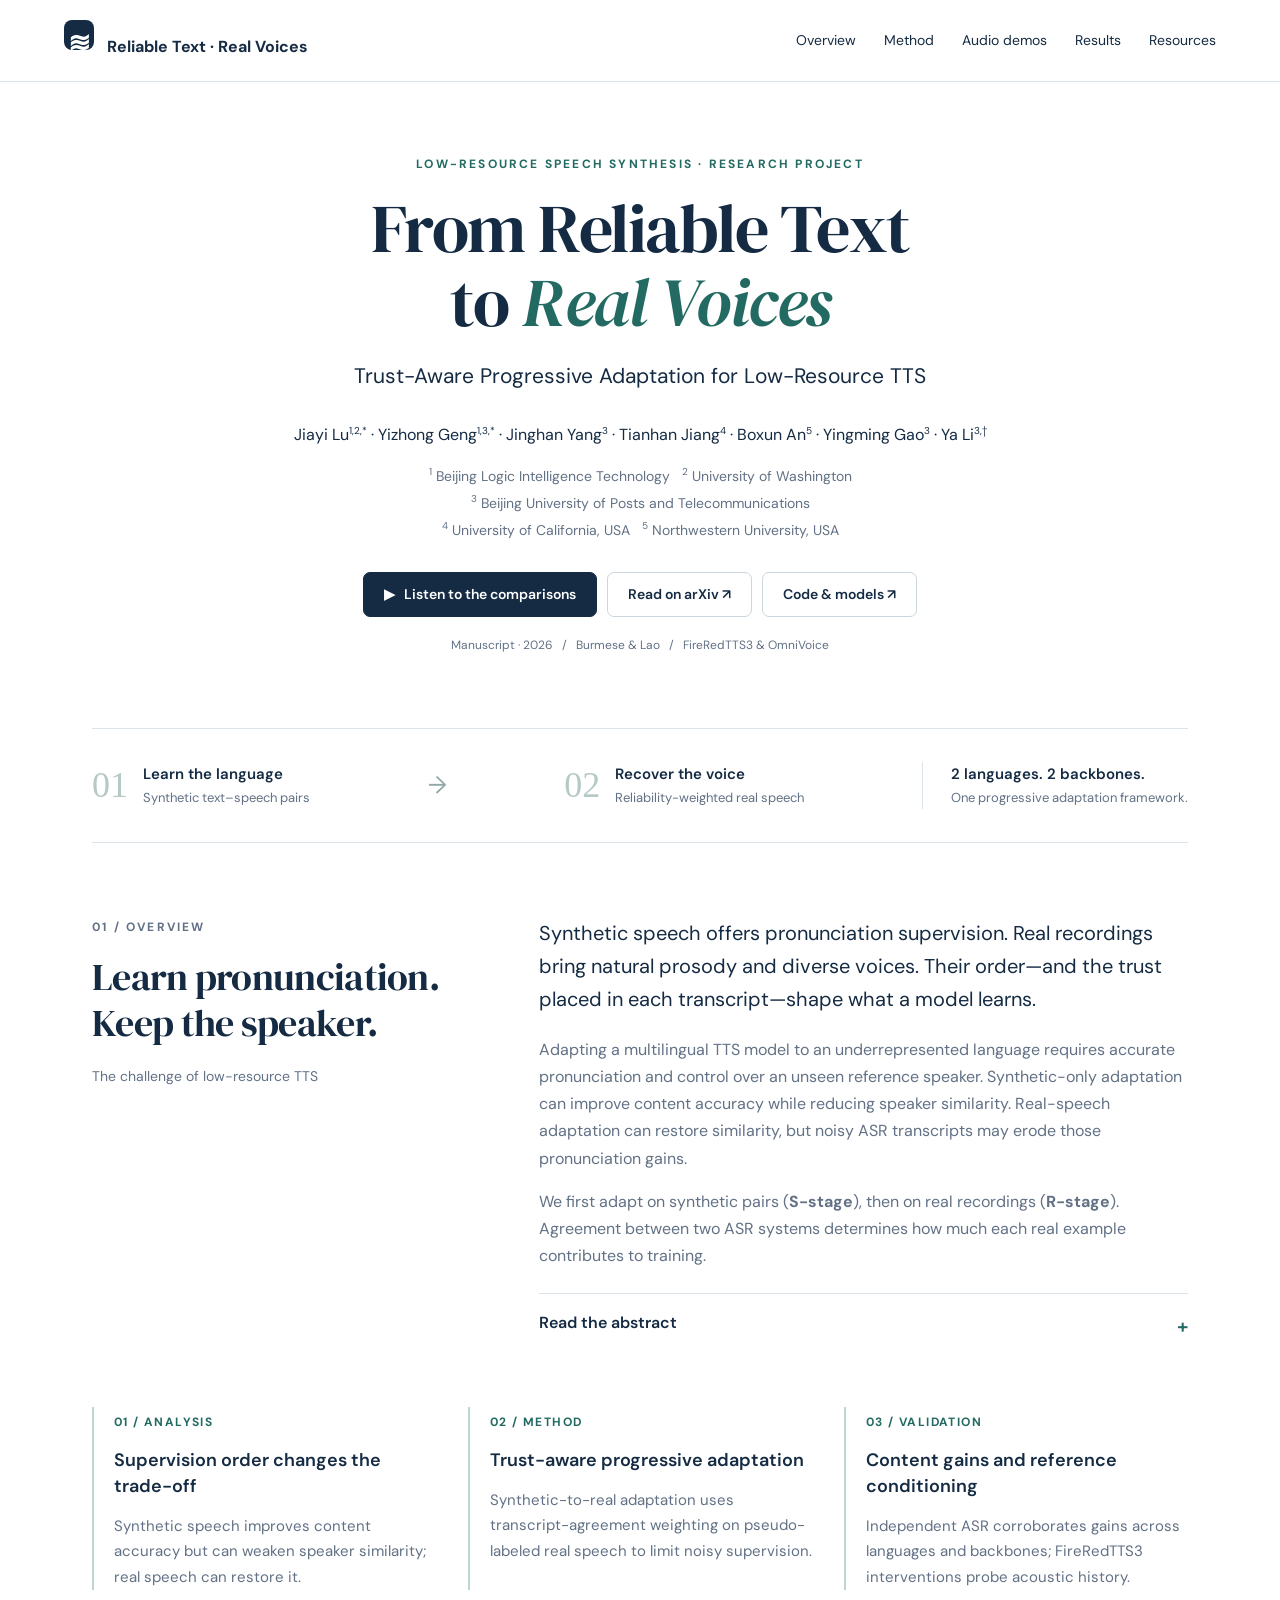
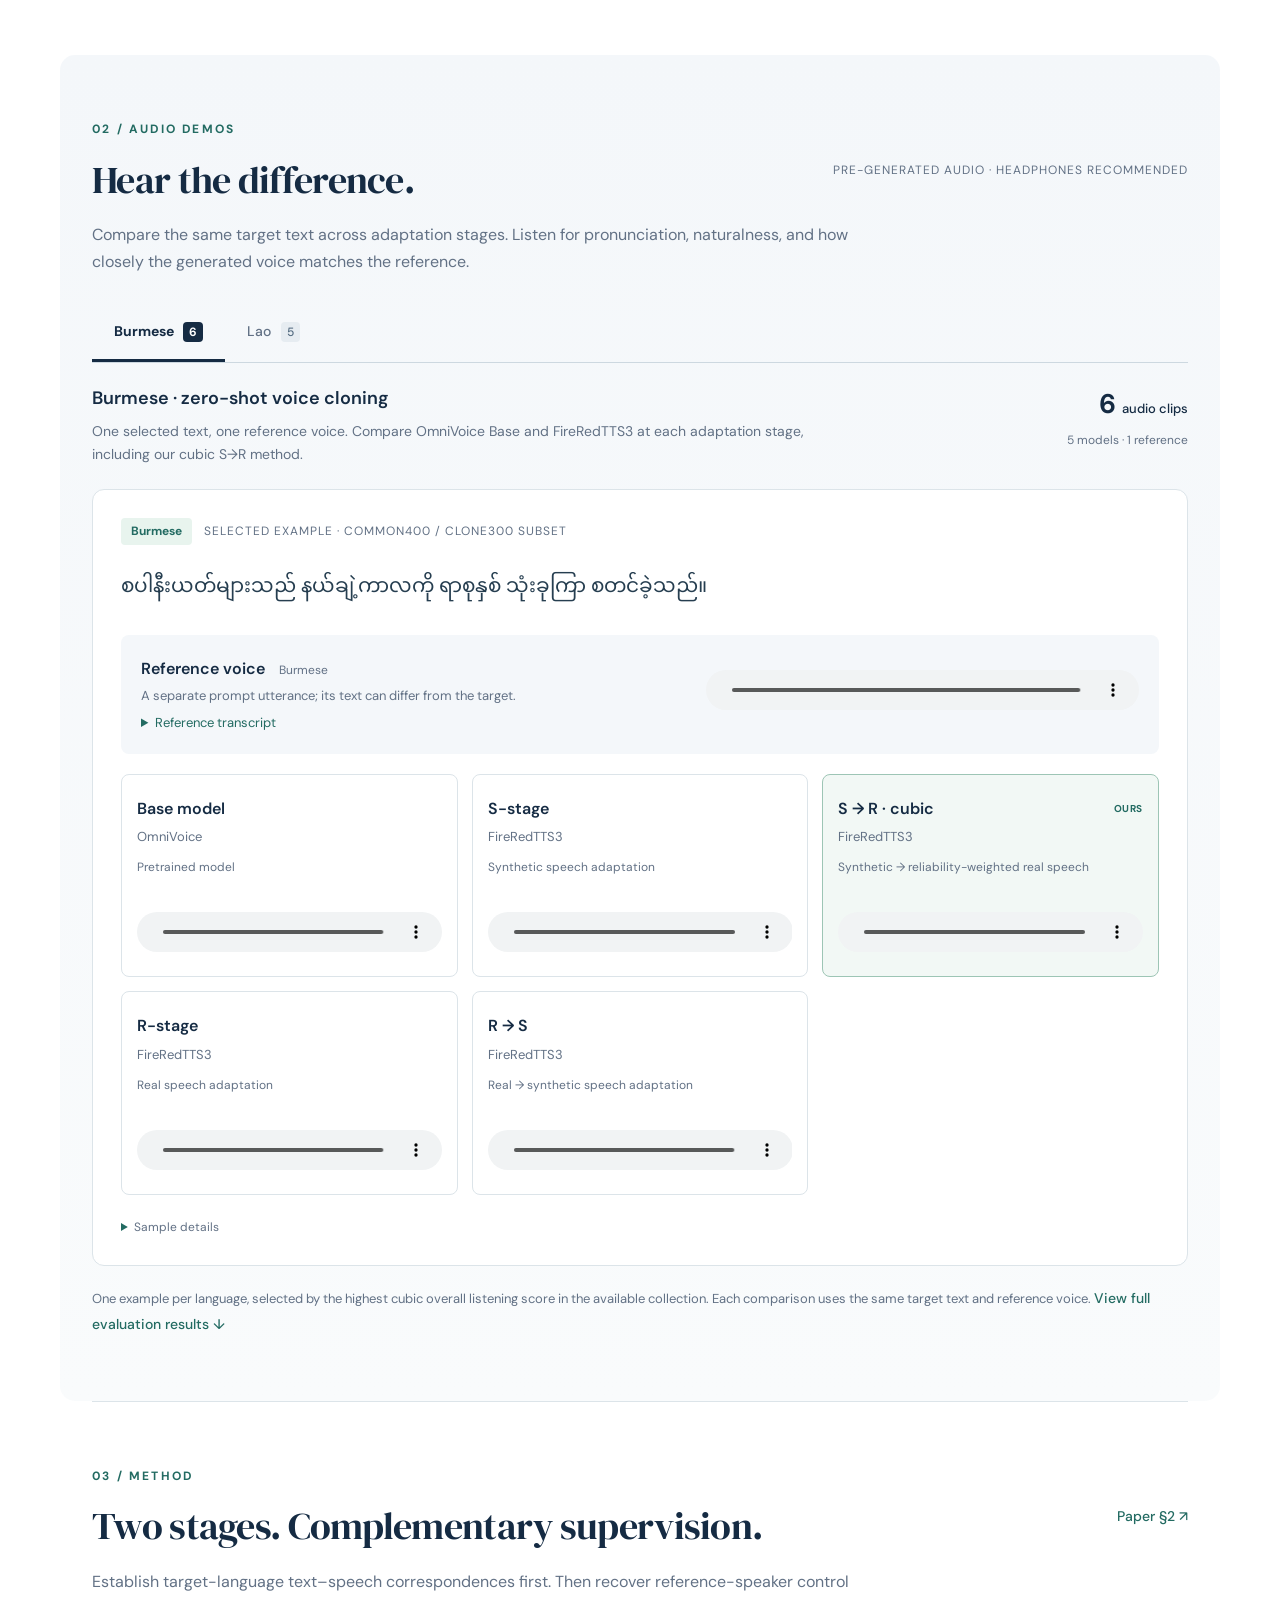
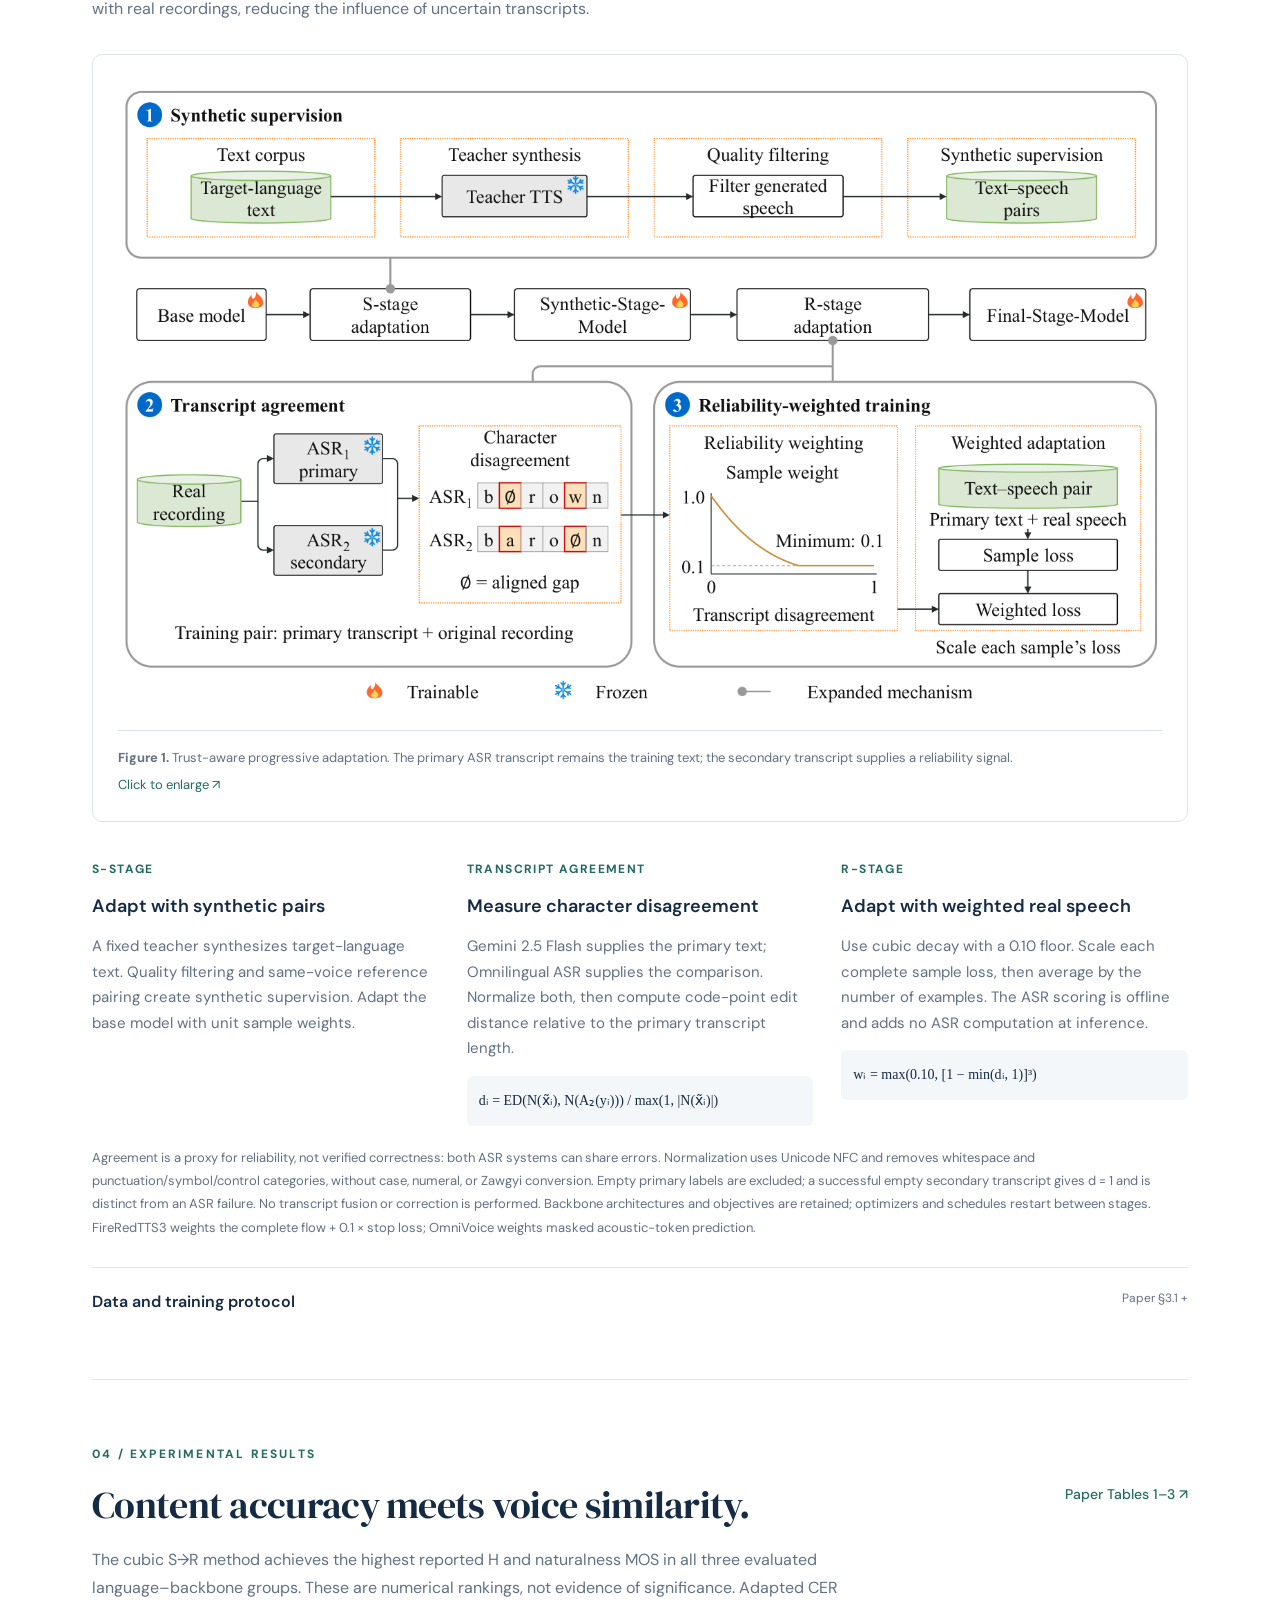
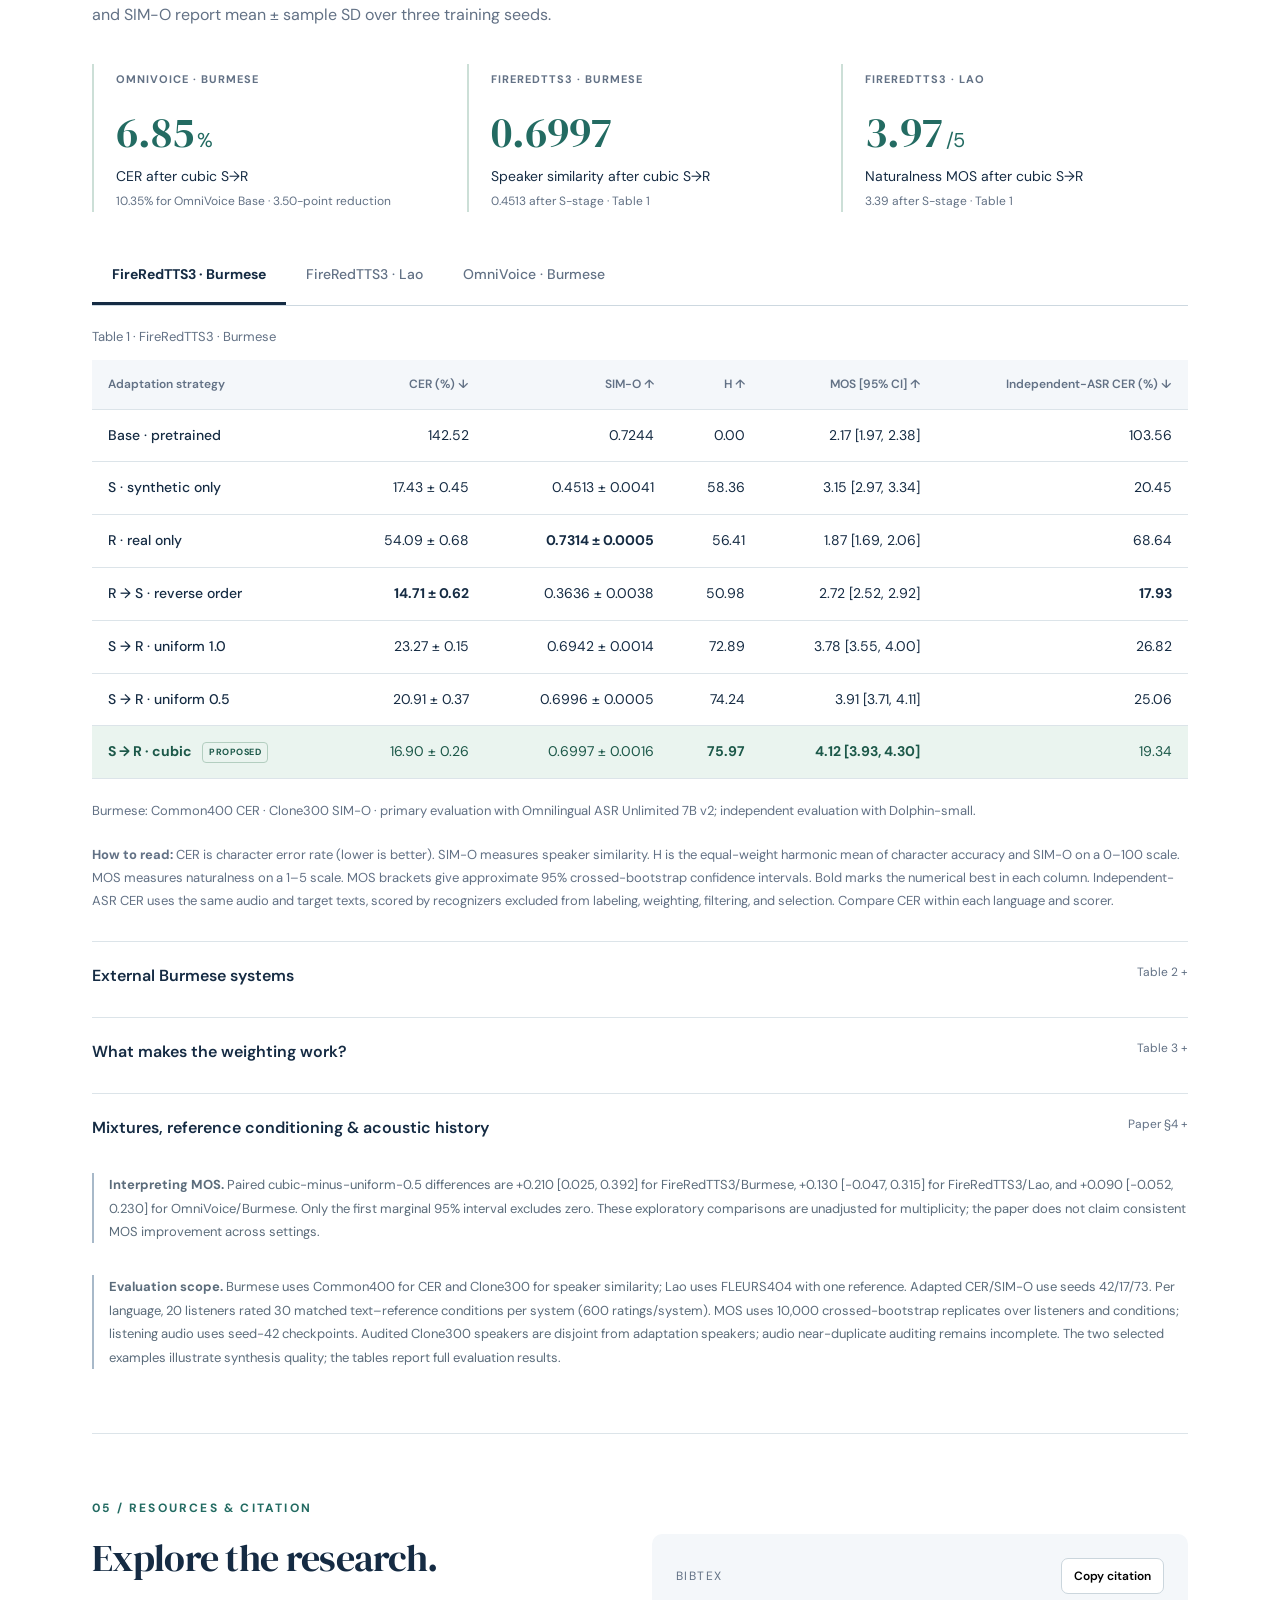
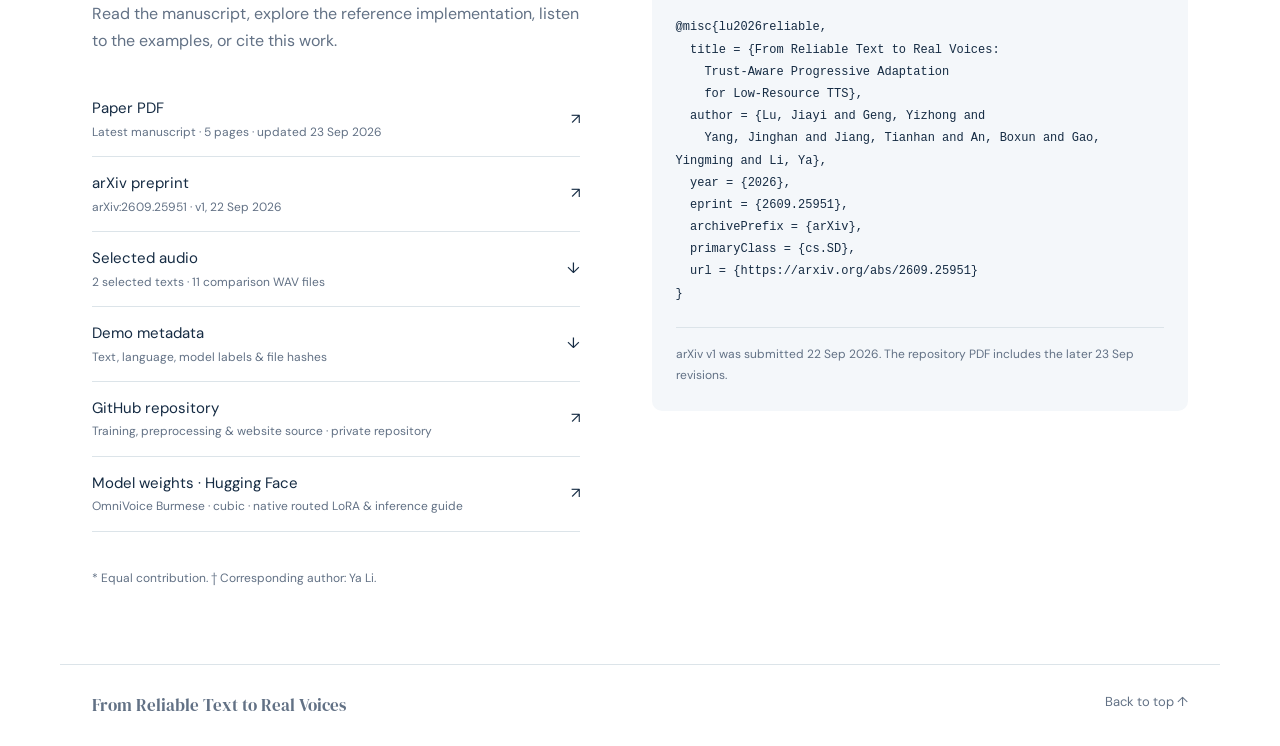
<file: docs/index.html>
<!doctype html>
<html lang="en"><head><meta charset="utf-8"><meta name="viewport" content="width=device-width,initial-scale=1"><title>From Reliable Text to Real Voices</title><meta name="description" content="Trust-aware progressive adaptation for low-resource text-to-speech. Research, methods, audio comparisons, and results for Burmese and Lao."><link rel="icon" type="image/svg+xml" href="data:image/svg+xml,%3Csvg xmlns='http://www.w3.org/2000/svg' viewBox='0 0 32 32'%3E%3Crect width='32' height='32' rx='8' fill='%23254161'/%3E%3Cpath d='M8 13v6m5-12v18m6-15v12m5-9v6' stroke='white' stroke-width='2.5' stroke-linecap='round'/%3E%3C/svg%3E"><link rel="stylesheet" href="style.css"></head>
<body><header class="site-header"><a class="brand" href="#top"><span class="brand-icon">≋</span> Reliable Text · Real Voices</a><nav aria-label="Main navigation"><a href="#overview">Overview</a><a href="#method">Method</a><a href="#audio">Audio demos</a><a href="#results">Results</a><a href="#citation">Resources</a></nav></header>
<main id="top"><section class="hero"><p class="eyebrow">LOW-RESOURCE SPEECH SYNTHESIS · RESEARCH PROJECT</p><h1>From Reliable Text<br>to <em>Real Voices</em></h1><p class="subtitle">Trust-Aware Progressive Adaptation for Low-Resource TTS</p><p class="authors">Jiayi Lu<sup>1,2,*</sup> · Yizhong Geng<sup>1,3,*</sup> · Jinghan Yang<sup>3</sup> · Tianhan Jiang<sup>4</sup> · Boxun An<sup>5</sup> · Yingming Gao<sup>3</sup> · Ya Li<sup>3,†</sup></p><p class="affiliations"><sup>1</sup> Beijing Logic Intelligence Technology &nbsp; <sup>2</sup> University of Washington<br><sup>3</sup> Beijing University of Posts and Telecommunications<br><sup>4</sup> University of California, USA &nbsp; <sup>5</sup> Northwestern University, USA</p><div class="hero-actions"><a class="button primary" href="#audio">▶ &nbsp; Listen to the comparisons</a><a class="button" href="https://arxiv.org/abs/2609.25951" target="_blank" rel="noopener">Read on arXiv ↗</a><a class="button" href="https://github.com/InsiderX-Pro/S2R-Adaptation-TTS" target="_blank" rel="noopener">Code & models ↗</a></div><p class="meta">Manuscript · 2026 &nbsp; / &nbsp; Burmese & Lao &nbsp; / &nbsp; FireRedTTS3 & OmniVoice</p></section>
<div class="research-strip" aria-label="Research at a glance"><div><span class="strip-number">01</span><span><strong>Learn the language</strong><small>Synthetic text–speech pairs</small></span></div><span class="strip-arrow" aria-hidden="true">→</span><div><span class="strip-number">02</span><span><strong>Recover the voice</strong><small>Reliability-weighted real speech</small></span></div><div class="strip-result"><strong>2 languages. 2 backbones.</strong><small>One progressive adaptation framework.</small></div></div>

<section id="overview" class="section overview-grid"><div><p class="eyebrow">01 / OVERVIEW</p><h2>Learn pronunciation.<br>Keep the speaker.</h2><p class="aside-label">The challenge of low-resource TTS</p></div><div><p class="lead">Synthetic speech offers pronunciation supervision. Real recordings bring natural prosody and diverse voices. Their order—and the trust placed in each transcript—shape what a model learns.</p><p>Adapting a multilingual TTS model to an underrepresented language requires accurate pronunciation and control over an unseen reference speaker. Synthetic-only adaptation can improve content accuracy while reducing speaker similarity. Real-speech adaptation can restore similarity, but noisy ASR transcripts may erode those pronunciation gains.</p><p>We first adapt on synthetic pairs (<strong>S-stage</strong>), then on real recordings (<strong>R-stage</strong>). Agreement between two ASR systems determines how much each real example contributes to training.</p><details class="abstract"><summary>Read the abstract <span aria-hidden="true">+</span></summary><p>Low-resource text-to-speech (TTS) adaptation is constrained by scarce paired data and costly manual transcription. Existing fixed-voice TTS systems can provide relatively accurate pronunciation, but their synthetic speech offers limited speaker diversity and may exhibit flat prosody. Real recordings provide natural prosody and diverse voices, yet their automatic speech recognition (ASR) pseudo-labels may contain transcription errors. We find that supervision order affects content accuracy and speaker similarity. We propose trust-aware progressive adaptation: synthetic-to-real adaptation first establishes text–speech correspondences, then restores reference-speaker control using real speech. Transcript-agreement weighting uses agreement between two fixed ASR systems as a proxy for pseudo-label reliability to limit noisy supervision. Experiments with FireRedTTS3 on Burmese and Lao and OmniVoice on Burmese show improved content accuracy with high naturalness and competitive speaker similarity. Jointly considering supervision order and pseudo-label reliability when combining synthetic and real speech offers a practical path to zero-shot voice cloning in low-resource languages with less manual transcription. Audio demos are available at <a href="https://insiderx-pro.github.io/S2R-Adaptation-TTS/">the project page</a>.</p></details></div></section>
<div class="contributions"><article><span>01 / ANALYSIS</span><h3>Supervision order changes the trade-off</h3><p>Synthetic speech improves content accuracy but can weaken speaker similarity; real speech can restore it.</p></article><article><span>02 / METHOD</span><h3>Trust-aware progressive adaptation</h3><p>Synthetic-to-real adaptation uses transcript-agreement weighting on pseudo-labeled real speech to limit noisy supervision.</p></article><article><span>03 / VALIDATION</span><h3>Content gains and reference conditioning</h3><p>Independent ASR corroborates gains across languages and backbones; FireRedTTS3 interventions probe acoustic history.</p></article></div>

<section id="audio" class="section audio-section"><div class="section-heading"><div><p class="eyebrow">02 / AUDIO DEMOS</p><h2>Hear the difference.</h2></div><span class="small-label">PRE-GENERATED AUDIO · HEADPHONES RECOMMENDED</span></div><p class="section-intro">Compare the same target text across adaptation stages. Listen for pronunciation, naturalness, and how closely the generated voice matches the reference.</p>
<div class="tabs" role="tablist" aria-label="Audio language"><button id="tab-my" role="tab" aria-selected="true" aria-controls="audio-panel" data-group="my">Burmese <span>6</span></button><button id="tab-lo" role="tab" aria-selected="false" tabindex="-1" aria-controls="audio-panel" data-group="lo">Lao <span>5</span></button></div>
<div id="audio-panel" role="tabpanel" aria-labelledby="tab-my" tabindex="0"><div class="demo-description"><div><h3 id="group-title"></h3><p id="group-description"></p></div><div class="audio-count" id="audio-count" aria-live="polite"></div></div><article class="sample-card" id="sample-card" aria-live="polite"></article></div>
<p class="fine-print">One example per language, selected by the highest cubic overall listening score in the available collection. Each comparison uses the same target text and reference voice. <a class="text-link" href="#results">View full evaluation results ↓</a></p><noscript><p>Enable JavaScript to switch languages. You can also <a href="assets/selected-audio.zip">download all 11 comparison audio files</a>.</p></noscript></section>

<section id="method" class="section"><div class="section-heading"><div><p class="eyebrow">03 / METHOD</p><h2>Two stages. Complementary supervision.</h2></div><a class="text-link" href="assets/paper.pdf#page=2" target="_blank" rel="noopener">Paper §2 ↗</a></div><p class="section-intro">Establish target-language text–speech correspondences first. Then recover reference-speaker control with real recordings, reducing the influence of uncertain transcripts.</p><figure class="method-figure"><a href="assets/method.png" target="_blank" rel="noopener" aria-label="Open full-resolution method diagram"><img src="assets/method.png" alt="Figure 1. Teacher synthesis and quality filtering feed S-stage adaptation. A real recording is transcribed by a primary and secondary ASR system. Character disagreement determines the sample weight used during R-stage adaptation. Training uses the primary transcript and original recording." width="1512" height="912" loading="lazy"></a><figcaption><strong>Figure 1.</strong> Trust-aware progressive adaptation. The primary ASR transcript remains the training text; the secondary transcript supplies a reliability signal. <span>Click to enlarge ↗</span></figcaption></figure>
<div class="method-steps"><article><span class="step-label">S-STAGE</span><h3>Adapt with synthetic pairs</h3><p>A fixed teacher synthesizes target-language text. Quality filtering and same-voice reference pairing create synthetic supervision. Adapt the base model with unit sample weights.</p></article><article><span class="step-label">TRANSCRIPT AGREEMENT</span><h3>Measure character disagreement</h3><p>Gemini 2.5 Flash supplies the primary text; Omnilingual ASR supplies the comparison. Normalize both, then compute code-point edit distance relative to the primary transcript length.</p><p class="formula">dᵢ = ED(N(x̃ᵢ), N(A₂(yᵢ))) / max(1, |N(x̃ᵢ)|)</p></article><article><span class="step-label">R-STAGE</span><h3>Adapt with weighted real speech</h3><p>Use cubic decay with a 0.10 floor. Scale each complete sample loss, then average by the number of examples. The ASR scoring is offline and adds no ASR computation at inference.</p><p class="formula">wᵢ = max(0.10, [1 − min(dᵢ, 1)]³)</p></article></div><p class="fine-print">Agreement is a proxy for reliability, not verified correctness: both ASR systems can share errors. Normalization uses Unicode NFC and removes whitespace and punctuation/symbol/control categories, without case, numeral, or Zawgyi conversion. Empty primary labels are excluded; a successful empty secondary transcript gives d = 1 and is distinct from an ASR failure. No transcript fusion or correction is performed. Backbone architectures and objectives are retained; optimizers and schedules restart between stages. FireRedTTS3 weights the complete flow + 0.1 × stop loss; OmniVoice weights masked acoustic-token prediction.</p><details class="results-details"><summary>Data and training protocol <span>Paper §3.1 +</span></summary><p>Real recordings also undergo duration, single-speaker, audio-quality, and transcript-validity screening in our released video pipeline before agreement weighting.</p><div class="analysis-grid"><article><h3>Burmese</h3><p>S: 160,918 Azure Nilar/Thiha pairs (291.148 h). R: 48,043 DVB pairs (92.263 h). S/R training uses 53,640 / 16,015 updates.</p></article><article><h3>Lao</h3><p>S: 119,246 pairs (200.004 h). R: 26,004 pairs (45.117 h). S/R training uses 39,749 / 8,668 updates.</p></article><article><h3>Controlled adaptation</h3><p>One device, effective batch 3, AdamW, 3% warmup, cosine decay, S/R learning rates 2 × 10⁻⁶ / 10⁻⁶. Dev120 selects γ = 3 and a 0.10 floor by three-seed mean CER subject to SIM-O ≥ 0.6970.</p></article></div></details></section>

<section id="results" class="section"><div class="section-heading"><div><p class="eyebrow">04 / EXPERIMENTAL RESULTS</p><h2>Content accuracy meets voice similarity.</h2></div><a class="text-link" href="assets/paper.pdf#page=3" target="_blank" rel="noopener">Paper Tables 1–3 ↗</a></div><p class="section-intro">The cubic S→R method achieves the highest reported H and naturalness MOS in all three evaluated language–backbone groups. These are numerical rankings, not evidence of significance. Adapted CER and SIM-O report mean ± sample SD over three training seeds.</p><div class="result-highlights"><div><span>OMNIVOICE · BURMESE</span><strong>6.85<span>%</span></strong><p>CER after cubic S→R<br><small>10.35% for OmniVoice Base · 3.50-point reduction</small></p></div><div><span>FIREREDTTS3 · BURMESE</span><strong>0.6997</strong><p>Speaker similarity after cubic S→R<br><small>0.4513 after S-stage · Table 1</small></p></div><div><span>FIREREDTTS3 · LAO</span><strong>3.97<span>/5</span></strong><p>Naturalness MOS after cubic S→R<br><small>3.39 after S-stage · Table 1</small></p></div></div>
<div class="results-toolbar"><div class="tabs compact" role="tablist" aria-label="Results language and backbone"><button id="result-tab-0" role="tab" aria-selected="true" aria-controls="results-panel" data-result="0">FireRedTTS3 · Burmese</button><button id="result-tab-1" role="tab" aria-selected="false" tabindex="-1" aria-controls="results-panel" data-result="1">FireRedTTS3 · Lao</button><button id="result-tab-2" role="tab" aria-selected="false" tabindex="-1" aria-controls="results-panel" data-result="2">OmniVoice · Burmese</button></div></div><div id="results-panel" role="tabpanel" aria-labelledby="result-tab-0" tabindex="0"><div class="table-scroll"><table class="results-table"><caption id="table-caption">Table 1 · FireRedTTS3 · Burmese</caption><thead><tr><th scope="col">Adaptation strategy</th><th scope="col">CER (%) ↓</th><th scope="col">SIM-O ↑</th><th scope="col">H ↑</th><th scope="col">MOS [95% CI] ↑</th><th scope="col">Independent-ASR CER (%) ↓</th></tr></thead><tbody id="results-body"></tbody></table></div><p id="result-protocol" class="fine-print"></p></div><p class="fine-print"><strong>How to read:</strong> CER is character error rate (lower is better). SIM-O measures speaker similarity. H is the equal-weight harmonic mean of character accuracy and SIM-O on a 0–100 scale. MOS measures naturalness on a 1–5 scale. MOS brackets give approximate 95% crossed-bootstrap confidence intervals. Bold marks the numerical best in each column. Independent-ASR CER uses the same audio and target texts, scored by recognizers excluded from labeling, weighting, filtering, and selection. Compare CER within each language and scorer.</p>
<details class="results-details"><summary>External Burmese systems <span>Table 2 +</span></summary><div class="table-scroll"><table><caption>Common400 CER / Clone300 SIM-O</caption><thead><tr><th scope="col">System</th><th scope="col">CER (%) ↓</th><th scope="col">SIM-O ↑</th></tr></thead><tbody><tr><th scope="row">Fish Audio S2-Pro</th><td>83.89</td><td>0.6376</td></tr><tr><th scope="row">MMS-TTS-mya *</th><td>20.49</td><td>0.1029</td></tr><tr><th scope="row">F5-Myanmar-TTS v2</th><td>35.24</td><td>0.5863</td></tr><tr><th scope="row">IMS-Toucan</th><td>95.40</td><td>0.3298</td></tr><tr><th scope="row">mmSpeech Tacotron *</th><td>78.70</td><td>0.0914</td></tr><tr><th scope="row">OmniVoice Base</th><td>10.35</td><td>0.7278</td></tr><tr><th scope="row">FireRedTTS3 cubic</th><td>16.90</td><td>0.6997</td></tr><tr class="ours"><th scope="row">OmniVoice cubic</th><td>6.85</td><td>0.7098</td></tr></tbody></table></div><p class="fine-print">* Fixed-voice models: SIM-O is descriptive. All outputs remain scored, including 210/400 mmSpeech Tacotron outputs reaching its 12.54 s limit and IMS-Toucan outputs with Burmese phoneme warnings. The selected audio examples above include FireRedTTS3 cubic and OmniVoice Base.</p></details>
<details class="results-details"><summary>What makes the weighting work? <span>Table 3 +</span></summary><p class="fine-print">Burmese FireRedTTS3 controls from S: mean ± sample SD over three training seeds. Shuffle results are averaged within each seed.</p><div class="ablation-grid"><div><h3>Keep the recordings. Change the labels.</h3><p>On 2,921 matched FLEURS recordings (11.578 h), official text reduces CER by 8.22 points versus ASR pseudo-labels at uniform weight 1.0.</p><div class="table-scroll"><table><caption>Table 3a · Training-label control</caption><thead><tr><th scope="col">Setting</th><th scope="col">CER (%) ↓</th><th scope="col">SIM-O ↑</th></tr></thead><tbody><tr><th scope="row">S starting point (Table 1a)</th><td>17.43 ± 0.45</td><td>0.4513 ± 0.0041</td></tr><tr><th scope="row">Pseudo-labels · w = 0.5</th><td>21.17 ± 0.38</td><td>0.6345 ± 0.0024</td></tr><tr><th scope="row">Pseudo-labels · w = 1.0</th><td>23.67 ± 0.19</td><td>0.6487 ± 0.0009</td></tr><tr class="ours"><th scope="row">Official text · w = 1.0</th><td>15.45 ± 0.15</td><td>0.6342 ± 0.0012</td></tr></tbody></table></div></div><div><h3>Assignment matters beyond loss scale.</h3><p>Cubic weighting outperforms shuffled weights and equal-mean uniform weighting under matched broadcast training conditions.</p><div class="table-scroll"><table><caption>Table 3b · Weight assignment and loss scale</caption><thead><tr><th scope="col">Setting</th><th scope="col">CER (%) ↓</th><th scope="col">SIM-O ↑</th></tr></thead><tbody><tr><th scope="row">Uniform 1.0 (Table 1a)</th><td>23.27 ± 0.15</td><td>0.6942 ± 0.0014</td></tr><tr><th scope="row">Uniform 0.5</th><td>20.91 ± 0.37</td><td>0.6996 ± 0.0005</td></tr><tr><th scope="row">Linear · γ = 1</th><td>23.25 ± 0.49</td><td>0.6956 ± 0.0030</td></tr><tr><th scope="row">Cubic · globally shuffled</th><td>21.34 ± 0.52</td><td>0.6984 ± 0.0010</td></tr><tr><th scope="row">Cubic · duration-stratified shuffle</th><td>21.13 ± 0.22</td><td>0.6988 ± 0.0032</td></tr><tr><th scope="row">Uniform · equal mean</th><td>21.09 ± 0.55</td><td>0.6993 ± 0.0008</td></tr><tr class="ours"><th scope="row">Cubic · γ = 3</th><td>16.90 ± 0.26</td><td>0.6997 ± 0.0016</td></tr></tbody></table></div></div></div><p class="fine-print">On the 2,921-utterance Burmese FLEURS label-control subset, transcript disagreement correlates with label CER against official text (Spearman ρ = 0.560; Pearson r = 0.546). Mean label CER is 5.94% at d &lt; 0.1 (n = 971), versus 32.30% at d ≥ 0.6 (n = 286). On the full Burmese FLEURS training split, both ASRs produce identical but incorrect normalized transcripts for 3.2% of utterances.</p></details>
<details class="results-details"><summary>Mixtures, reference conditioning & acoustic history <span>Paper §4 +</span></summary><div class="analysis-grid"><article><h3>Progressive adaptation</h3><p>The real-example ratio sweep uses 0/10/25/50/75/90/100% real data. Synthetic replay restores less similarity than real-only continuation. Exposure-matched joint training from Base yields <strong>20.160% CER / 0.65120 SIM-O</strong>.</p></article><article><h3>Reference response</h3><p>Embedding-switch response across 16 texts is <strong>1.3147 / 0.9602 / 1.2723</strong> for Base / S / historical uniform 0.5 S→R. Matched-reference SIM-O is 0.7804 / 0.5672 / 0.7625. Real adaptation restores response weakened by S; cubic was not tested in this intervention.</p></article><article><h3>Acoustic history</h3><p>Recorded rather than generated prefixes improve suffix SIM-O by <strong>0.0739 / 0.0211</strong> for S / historical uniform 0.5 S→R over eight eligible pairs. Gains occur in 7/8 pairs for each model; paired 95% intervals are [0.0225, 0.1204] / [0.0025, 0.0374]. These case-conditioned results show history dependence, not naturally accumulating voice drift. Cubic was not tested.</p></article></div><p class="fine-print">No corresponding intervention or ratio-sweep audio is available in the supplied collection. These results are reported from the manuscript and are not inferred from the selected listening clips.</p></details>
<div class="note results-note"><strong>Interpreting MOS.</strong> Paired cubic-minus-uniform-0.5 differences are +0.210 [0.025, 0.392] for FireRedTTS3/Burmese, +0.130 [−0.047, 0.315] for FireRedTTS3/Lao, and +0.090 [−0.052, 0.230] for OmniVoice/Burmese. Only the first marginal 95% interval excludes zero. These exploratory comparisons are unadjusted for multiplicity; the paper does not claim consistent MOS improvement across settings.</div><div class="note results-note"><strong>Evaluation scope.</strong> Burmese uses Common400 for CER and Clone300 for speaker similarity; Lao uses FLEURS404 with one reference. Adapted CER/SIM-O use seeds 42/17/73. Per language, 20 listeners rated 30 matched text–reference conditions per system (600 ratings/system). MOS uses 10,000 crossed-bootstrap replicates over listeners and conditions; listening audio uses seed-42 checkpoints. Audited Clone300 speakers are disjoint from adaptation speakers; audio near-duplicate auditing remains incomplete. The two selected examples illustrate synthesis quality; the tables report full evaluation results.</div></section>

<section id="citation" class="section"><div class="resource-layout"><div><p class="eyebrow">05 / RESOURCES & CITATION</p><h2>Explore the research.</h2><p class="section-intro">Read the manuscript, explore the reference implementation, listen to the examples, or cite this work.</p><div class="resource-list"><a href="assets/paper.pdf" target="_blank" rel="noopener"><span>Paper PDF<small>Latest manuscript · 5 pages · updated 23 Sep 2026</small></span><span aria-hidden="true">↗</span></a><a href="https://arxiv.org/abs/2609.25951" target="_blank" rel="noopener"><span>arXiv preprint<small>arXiv:2609.25951 · v1, 22 Sep 2026</small></span><span aria-hidden="true">↗</span></a><a href="assets/selected-audio.zip" download><span>Selected audio<small>2 selected texts · 11 comparison WAV files</small></span><span aria-hidden="true">↓</span></a><a href="assets/demo-data.json" download><span>Demo metadata<small>Text, language, model labels & file hashes</small></span><span aria-hidden="true">↓</span></a><a href="https://github.com/InsiderX-Pro/S2R-Adaptation-TTS" target="_blank" rel="noopener"><span>GitHub repository<small>Training, preprocessing & website source · private repository</small></span><span aria-hidden="true">↗</span></a><a href="https://huggingface.co/InsiderX-Pro/S2R-Adaptation-TTS" target="_blank" rel="noopener"><span>Model weights · Hugging Face<small>OmniVoice Burmese · cubic · native routed LoRA & inference guide</small></span><span aria-hidden="true">↗</span></a></div></div><div class="citation-box"><div class="citation-top"><span>BIBTEX</span><button id="copy-citation" class="button">Copy citation</button></div><pre id="bibtex">@misc{lu2026reliable,
  title = {From Reliable Text to Real Voices:
    Trust-Aware Progressive Adaptation
    for Low-Resource TTS},
  author = {Lu, Jiayi and Geng, Yizhong and
    Yang, Jinghan and Jiang, Tianhan and An, Boxun and Gao, Yingming and Li, Ya},
  year = {2026},
  eprint = {2609.25951},
  archivePrefix = {arXiv},
  primaryClass = {cs.SD},
  url = {https://arxiv.org/abs/2609.25951}
}</pre><p class="fine-print">arXiv v1 was submitted 22 Sep 2026. The repository PDF includes the later 23 Sep revisions.</p><span id="copy-status" class="sr-only" role="status"></span></div></div><p class="author-note">* Equal contribution. † Corresponding author: Ya Li.</p></section></main><footer><span>From Reliable Text to Real Voices</span><a href="#top">Back to top ↑</a></footer><script src="demo-data.js"></script><script src="app.js"></script></body></html>
</file>
<file: docs/style.css>
@font-face {
  font-family: 'DM Sans';
  font-style: normal;
  font-weight: 400;
  font-display: swap;
  src: url(./assets/fonts/dmsans-0569c822ca.ttf) format('truetype');
}
@font-face {
  font-family: 'DM Sans';
  font-style: normal;
  font-weight: 500;
  font-display: swap;
  src: url(./assets/fonts/dmsans-9bd8ba39c9.ttf) format('truetype');
}
@font-face {
  font-family: 'DM Sans';
  font-style: normal;
  font-weight: 600;
  font-display: swap;
  src: url(./assets/fonts/dmsans-18e69125ce.ttf) format('truetype');
}
@font-face {
  font-family: 'DM Sans';
  font-style: normal;
  font-weight: 700;
  font-display: swap;
  src: url(./assets/fonts/dmsans-8257aa2626.ttf) format('truetype');
}
@font-face {
  font-family: 'DM Serif Display';
  font-style: italic;
  font-weight: 400;
  font-display: swap;
  src: url(./assets/fonts/dmserifdisplay-d90cebc85b.ttf) format('truetype');
}
@font-face {
  font-family: 'DM Serif Display';
  font-style: normal;
  font-weight: 400;
  font-display: swap;
  src: url(./assets/fonts/dmserifdisplay-b883796f2d.ttf) format('truetype');
}
@font-face {
  font-family: 'Noto Sans Lao';
  font-style: normal;
  font-weight: 400;
  font-stretch: normal;
  font-display: swap;
  src: url(./assets/fonts/notosanslao-f1ea548bab.ttf) format('truetype');
}
@font-face {
  font-family: 'Noto Sans Lao';
  font-style: normal;
  font-weight: 500;
  font-stretch: normal;
  font-display: swap;
  src: url(./assets/fonts/notosanslao-83dd89c81e.ttf) format('truetype');
}
@font-face {
  font-family: 'Noto Sans Myanmar';
  font-style: normal;
  font-weight: 400;
  font-stretch: normal;
  font-display: swap;
  src: url(./assets/fonts/notosansmyanmar-a69e5a7df8.ttf) format('truetype');
}
@font-face {
  font-family: 'Noto Sans Myanmar';
  font-style: normal;
  font-weight: 500;
  font-stretch: normal;
  font-display: swap;
  src: url(./assets/fonts/notosansmyanmar-fc57431f5d.ttf) format('truetype');
}

:root{--ink:#152b43;--muted:#627185;--accent:#236b62;--line:#dce4e9;--soft:#f4f7fa;--teal:#e8f4ee}*{box-sizing:border-box}html{scroll-behavior:smooth;scroll-padding-top:95px}body{margin:0;background:#fff;color:var(--ink);font:16px/1.7 'DM Sans',Arial,sans-serif}a{color:inherit;text-decoration:none}button,a,input,summary{touch-action:manipulation}a:focus-visible,button:focus-visible,summary:focus-visible{outline:3px solid #bb822e;outline-offset:5px}button{font:inherit;cursor:pointer}.site-header{height:82px;border-bottom:1px solid var(--line);display:flex;align-items:center;justify-content:space-between;padding:0 max(5vw,24px);position:sticky;top:0;background:#ffffffed;backdrop-filter:blur(14px);z-index:10}.brand{font-weight:700;font-size:16px;white-space:nowrap}.brand-icon{display:inline-grid;place-items:center;background:var(--ink);color:white;width:30px;height:30px;border-radius:8px;font-size:27px;margin-right:9px}nav{display:flex;gap:28px;font-size:14px}nav a:hover{color:var(--accent)}main{max-width:1160px;margin:auto;padding:0 32px}.hero{text-align:center;padding:72px 0 60px}.eyebrow{font-size:12px;letter-spacing:2.2px;font-weight:700;color:var(--accent);margin:0 0 18px}h1{font:normal clamp(42px,5.3vw,70px)/1.08 'DM Serif Display',Georgia,serif;letter-spacing:-1.5px;margin:18px 0 20px}h1 em{color:var(--accent);font-weight:normal}.subtitle{font-size:21px;margin:0 0 26px}.authors{font-size:16px;margin:10px 0}.affiliations{font-size:14px;line-height:1.9;color:var(--muted)}sup{font-size:10px}.hero-actions{display:flex;justify-content:center;flex-wrap:wrap;gap:10px;margin:28px 0 18px}.button{display:inline-flex;gap:8px;align-items:center;justify-content:center;border:1px solid #cbd6dd;border-radius:7px;padding:10px 20px;font-size:14px;font-weight:600;background:white}.button:hover{background:var(--soft)}.button.primary{background:var(--ink);border-color:var(--ink);color:white}.button.primary:hover{background:#254966}.meta{font-size:12px;color:var(--muted)}.section{padding:64px 0;border-top:1px solid var(--line)}h2{font:normal 38px/1.2 'DM Serif Display',Georgia,serif;letter-spacing:-.7px;margin:0 0 18px}.section-intro{color:var(--muted);max-width:760px;margin:0 0 28px}.sample-card{padding:28px;border:1px solid var(--line);border-radius:12px;background:#fff}.sample-text{font-size:20px;line-height:2;color:#263e50}[lang=my]{font-family:'Noto Sans Myanmar',sans-serif}[lang=lo]{font-family:'Noto Sans Lao',sans-serif}audio{max-width:100%;width:100%;height:40px}footer{text-align:center;padding:35px;color:var(--muted);font-size:13px;border-top:1px solid var(--line)}@media(max-width:760px){.site-header{height:auto;min-height:74px;display:block;padding:12px 20px}.brand{font-size:14px}nav{gap:20px;overflow:auto;white-space:nowrap;margin-top:8px;padding-bottom:3px}main{padding:0 20px}.hero{padding:45px 0 35px}.subtitle{font-size:18px}.section{padding:42px 0}h2{font-size:32px}.sample-card{padding:20px}}
.research-strip{display:flex;align-items:center;gap:24px;justify-content:space-between;border-top:1px solid var(--line);border-bottom:1px solid var(--line);padding:26px 0;margin-bottom:10px}.research-strip>div{display:flex;align-items:center;gap:15px}.strip-number{font-family:Georgia,serif;font-size:36px;color:#b5c9c6}.research-strip strong{display:block;font-size:15px;font-weight:600}.research-strip small{display:block;font-size:13px;color:var(--muted)}.strip-arrow{color:#8ea9a7;font-size:24px}.research-strip .strip-result{display:block;border-left:1px solid var(--line);padding-left:28px}.overview-grid{display:grid;grid-template-columns:1fr 1.7fr;gap:65px;border-top:0}.overview-grid p{color:var(--muted)}.overview-grid .lead{font-size:20px;color:var(--ink);line-height:1.65;margin-top:0}.aside-label{font-size:14px}.abstract{border-top:1px solid var(--line);padding-top:15px;margin-top:24px}.abstract summary,.results-details>summary{cursor:pointer;display:flex;justify-content:space-between;font-weight:600;gap:20px}.abstract summary span{color:var(--accent);font-size:20px}.abstract p{font-size:15px}.contributions{display:grid;grid-template-columns:repeat(3,1fr);gap:32px;padding:0 0 65px}.contributions article{padding-left:20px;border-left:2px solid #bdd6ce}.contributions span,.step-label{font-size:12px;letter-spacing:1.4px;color:var(--accent);font-weight:700}h3{font-size:18px;font-weight:600;line-height:1.45;margin:12px 0}h4{font-size:16px;font-weight:600;margin:0}.contributions p,.method-steps p{color:var(--muted);font-size:15px;margin-bottom:0}.section-heading{display:flex;align-items:center;justify-content:space-between;gap:20px}.section-heading h2{margin-bottom:18px}.small-label{font-size:12px;letter-spacing:1px;color:var(--muted)}.audio-section{background:linear-gradient(#f4f7fa,#f9fbfc);margin:0 -32px;padding-left:32px;padding-right:32px;border-radius:15px;border-top:0}.tabs{display:flex;gap:0;border-bottom:1px solid #cdd8e0;overflow:auto}.tabs button{padding:16px 22px;white-space:nowrap;font-size:14px;font-weight:500;border:0;border-bottom:3px solid transparent;background:none;color:var(--muted)}.tabs button:hover{color:var(--ink);background:#eaf0f4}.tabs button[aria-selected=true]{color:var(--ink);border-bottom-color:var(--ink);font-weight:700}.tabs button span{font-size:12px;display:inline-block;padding:0 6px;margin-left:6px;background:#e6ecf1;color:#536b80;border-radius:4px}.tabs button[aria-selected=true] span{background:var(--ink);color:white}.demo-description{display:flex;gap:40px;justify-content:space-between;padding:22px 0}.demo-description h3{margin:0 0 8px}.demo-description p{max-width:760px;color:var(--muted);font-size:14px;margin:0}.audio-count{text-align:right;min-width:170px;flex-shrink:0;padding-top:3px}.audio-count strong{font-size:27px;line-height:1.2}.audio-count small{font-size:13px;font-weight:500}.audio-count>span{display:block;font-size:12px;color:var(--muted);margin-top:8px}.sample-navigation{display:flex;align-items:center;gap:22px;padding-bottom:22px}.sample-navigation>.small-label{flex-shrink:0}.sample-picker{display:flex;gap:7px;flex-wrap:wrap}.sample-choice{font-size:12px;background:white;border:1px solid #cdd8e0;border-radius:5px;padding:7px 10px;min-height:36px;min-width:38px;color:#52677c}.sample-choice.selected{color:white;background:var(--ink);border-color:var(--ink)}.sample-choice:hover{border-color:var(--ink)}.sample-top{display:flex;align-items:center;gap:12px}.language-badge{font-size:12px;font-weight:700;padding:3px 10px;border-radius:4px;background:var(--teal);color:var(--accent)}.text-link{font-size:14px;font-weight:500;color:var(--accent)}.text-link:hover{text-decoration:underline}.all-comparisons{margin-left:auto}.sample-text{margin:23px 0 27px;overflow-wrap:anywhere}.reference-row{display:grid;grid-template-columns:1.25fr 1fr;gap:24px;align-items:center;background:var(--soft);padding:20px;border-radius:8px;margin-bottom:20px}.reference-row h4 span{font-size:12px;font-weight:400;color:var(--muted);margin-left:10px}.reference-row p{font-size:13px;color:var(--muted);margin:3px 0}.reference-row summary{font-size:13px;color:var(--accent);cursor:pointer;margin-top:5px}.reference-row details p{margin-top:14px;line-height:2}.audio-grid{display:grid;grid-template-columns:repeat(3,minmax(0,1fr));gap:14px}.audio-grid.single{grid-template-columns:minmax(0,1fr);max-width:650px}.model-audio{padding:20px 15px 16px;border:1px solid var(--line);border-radius:8px;min-width:0}.model-audio.progressive{background:#f2f8f5;border-color:#9dc5b5}.model-heading{display:flex;justify-content:space-between;gap:8px;align-items:center}.model-tag{font-size:10px;letter-spacing:.5px;font-weight:700;color:var(--accent)}.backbone{font-size:13px;color:var(--muted)}.condition{font-size:12px;color:var(--muted);line-height:1.6;min-height:38px;margin:9px 0 16px}.clip-score{display:flex;align-items:center;gap:12px;margin:14px 0 0}.clip-score strong{font-size:20px}.clip-score strong small{font-size:12px;color:var(--muted);font-weight:400}.clip-score>span{font-size:12px;color:var(--muted)}.audio-error{font-size:12px;color:#9e3c3c}.audio-error a{text-decoration:underline}.sample-footer{display:flex;align-items:center;justify-content:space-between;padding-top:15px;font-size:12px;color:var(--muted)}.text-button{font-size:13px;background:none;color:var(--ink);border:0;padding:8px 0}.text-button:hover{text-decoration:underline}.text-button:disabled{color:#798592;cursor:default;text-decoration:none}.source-detail{margin-top:22px;font-size:12px;color:var(--muted)}.source-detail summary{cursor:pointer}.source-detail p{overflow-wrap:anywhere}.source-detail a{text-decoration:underline}.note{font-size:13px;line-height:1.8;color:#5b6c7b;margin-top:24px;padding-left:15px;border-left:2px solid #a8b9c9}.note a{color:var(--accent);text-decoration:underline}.method-figure{margin:32px 0;border:1px solid var(--line);border-radius:10px;overflow:hidden;padding:25px}.method-figure img{width:100%;height:auto;display:block}.method-figure figcaption{font-size:13px;color:var(--muted);margin-top:20px;padding-top:16px;border-top:1px solid var(--line);line-height:1.7}.method-figure figcaption span{display:block;color:var(--accent);margin-top:5px}.method-steps{display:grid;grid-template-columns:repeat(3,minmax(0,1fr));gap:28px}.method-steps h3{font-size:18px}.method-steps .formula{padding:13px 12px;background:var(--soft);font:14px/1.7 Georgia,serif;border-radius:6px;color:var(--ink);overflow-wrap:anywhere}.fine-print{font-size:13px;line-height:1.8;color:var(--muted);margin:20px 0 0}.result-highlights{display:grid;grid-template-columns:repeat(3,1fr);gap:28px;margin:36px 0}.result-highlights>div{border-left:2px solid #ccdfd7;padding-left:22px}.result-highlights>div>span{font-size:11px;font-weight:700;letter-spacing:1px;color:var(--muted)}.result-highlights strong{display:block;font:normal 42px/1.3 'DM Serif Display',Georgia,serif;color:var(--accent);margin:14px 0 5px}.result-highlights strong span{font:normal 20px 'DM Sans',sans-serif;margin-left:3px}.result-highlights p{font-size:14px;margin:0}.result-highlights small{font-size:12px;color:var(--muted)}.tabs.compact button{padding:15px 20px}.table-scroll{overflow:auto}table{border-collapse:collapse;width:100%;font-size:14px;text-align:right;font-variant-numeric:tabular-nums}caption{text-align:left;font-size:13px;color:var(--muted);padding:20px 0 12px}th,td{padding:14px 16px;border-bottom:1px solid var(--line)}thead th{font-size:12px;background:var(--soft);font-weight:600;color:var(--muted)}thead th:first-child{text-align:left}tbody th{text-align:left;font-weight:500}tbody tr.ours{background:#eaf4ef;color:#1c5849}tbody tr.ours th{font-weight:700}.table-tag{display:inline-block;font-size:9px;font-weight:700;letter-spacing:.5px;margin-left:10px;padding:2px 6px;border:1px solid #b3cec0;border-radius:4px;vertical-align:middle}.results-details{border-top:1px solid var(--line);margin-top:28px;padding:20px 0 0}.results-details summary{font-size:16px}.results-details summary span{font-size:12px;font-weight:400;color:var(--muted);white-space:nowrap}.ablation-grid{display:grid;grid-template-columns:1fr 1.2fr;gap:32px}.ablation-grid h3,.analysis-grid h3{font-size:16px;margin:25px 0 8px}.ablation-grid p,.analysis-grid p{font-size:14px;color:var(--muted)}.ablation-grid table{font-size:12px}.ablation-grid th,.ablation-grid td{padding:12px 8px}.analysis-grid{display:grid;grid-template-columns:repeat(3,1fr);gap:28px}.results-note{margin-top:32px}.resource-layout{display:grid;grid-template-columns:1fr 1.1fr;gap:72px}.resource-list>a,.resource-list>div{display:flex;align-items:center;justify-content:space-between;border-bottom:1px solid var(--line);padding:14px 0;font-size:15px}.resource-list>a:hover{color:var(--accent)}.resource-list small{display:block;font-size:12px;color:var(--muted)}.status{font-size:11px;color:var(--muted);padding:3px 9px;background:var(--soft);border-radius:4px}.citation-box{background:var(--soft);padding:24px;border-radius:10px;align-self:start;margin-top:36px;min-width:0}.citation-top{display:flex;justify-content:space-between;align-items:center;gap:15px}.citation-top>span{font-size:12px;letter-spacing:1.5px;color:var(--muted)}.citation-top button{padding:7px 12px;font-size:12px}.citation-box pre{font:12px/1.85 ui-monospace,SFMono-Regular,Consolas,monospace;white-space:pre-wrap;overflow-wrap:anywhere;margin:22px 0}.citation-box .fine-print{font-size:12px;border-top:1px solid var(--line);padding-top:16px}.author-note{font-size:12px;color:var(--muted);margin-top:36px}footer{max-width:1160px;margin:auto;display:flex;justify-content:space-between;padding:26px 32px}footer>span{font-family:'DM Serif Display',Georgia,serif;font-size:17px}.sr-only{position:absolute;width:1px;height:1px;padding:0;margin:-1px;overflow:hidden;clip:rect(0,0,0,0);white-space:nowrap;border:0}[hidden]{display:none!important}summary::marker{color:var(--accent)}
@media(min-width:761px) and (max-width:1050px){.site-header{padding:0 26px}.brand{font-size:14px}nav{gap:17px}.overview-grid{gap:35px}.audio-grid{grid-template-columns:repeat(2,minmax(0,1fr))}.resource-layout{gap:35px}.research-strip{gap:12px}.research-strip .strip-result{padding-left:16px}.strip-arrow{display:none}.section-heading>.small-label{display:none}}
@media(max-width:760px){html{scroll-padding-top:118px}.research-strip{display:grid;grid-template-columns:1fr;gap:18px;padding:24px 0}.research-strip .strip-result{padding:16px 0 0;border-left:0;border-top:1px solid var(--line)}.strip-arrow{display:none}.overview-grid{grid-template-columns:1fr;gap:16px}.overview-grid .lead{font-size:18px}.contributions{grid-template-columns:1fr;gap:26px;padding-bottom:40px}.section-heading{display:block}.section-heading>.small-label{display:none}.audio-section{margin:0 -12px;padding:32px 12px;border-radius:10px}.tabs button{padding:13px 15px}.demo-description{display:block;padding:20px 0}.audio-count{text-align:left;margin-top:15px;padding-top:0;display:flex;gap:15px;align-items:center}.audio-count strong{font-size:22px}.audio-count>span{margin-top:0}.sample-navigation{display:block}.sample-picker{margin-top:10px}.sample-choice{padding:8px;min-width:40px}.sample-top{flex-wrap:wrap}.sample-top .all-comparisons{margin-left:0;width:100%;font-size:13px}.sample-text{font-size:18px}.reference-row{grid-template-columns:1fr;gap:15px;padding:16px}.audio-grid{grid-template-columns:1fr}.condition{min-height:0;margin-bottom:10px}.model-audio{padding:18px}.model-tag{font-size:11px}.sample-footer{gap:10px}.sample-footer>span{font-size:11px}.text-button{font-size:12px}.method-figure{padding:10px;margin:25px 0}.method-steps{grid-template-columns:1fr;gap:26px}.method-steps h3{margin-top:8px}.method-steps p{margin-top:8px}.result-highlights{grid-template-columns:1fr;gap:26px;margin:30px 0}.result-highlights strong{font-size:38px;margin-top:6px}.result-highlights>div{padding-left:18px}.result-highlights>div>span{font-size:12px}table{font-size:13px;min-width:580px}.results-details table{min-width:480px}th,td{padding:13px 12px}.ablation-grid,.analysis-grid,.resource-layout{grid-template-columns:1fr;gap:18px}.citation-box{margin-top:12px;padding:20px}.results-details summary{font-size:14px}.resource-layout h2{margin-bottom:14px}footer{padding:24px 20px;gap:16px}footer>span{font-size:14px}footer>a{font-size:12px;white-space:nowrap}}
@media(prefers-reduced-motion:reduce){html{scroll-behavior:auto}}
/* Keep each estimate and its uncertainty together; scroll tables on narrow screens. */
.results-table { min-width: 1080px; }
.results-table td, .ablation-grid td { white-space: nowrap; }
.ablation-grid > div { min-width: 0; }
</file>
